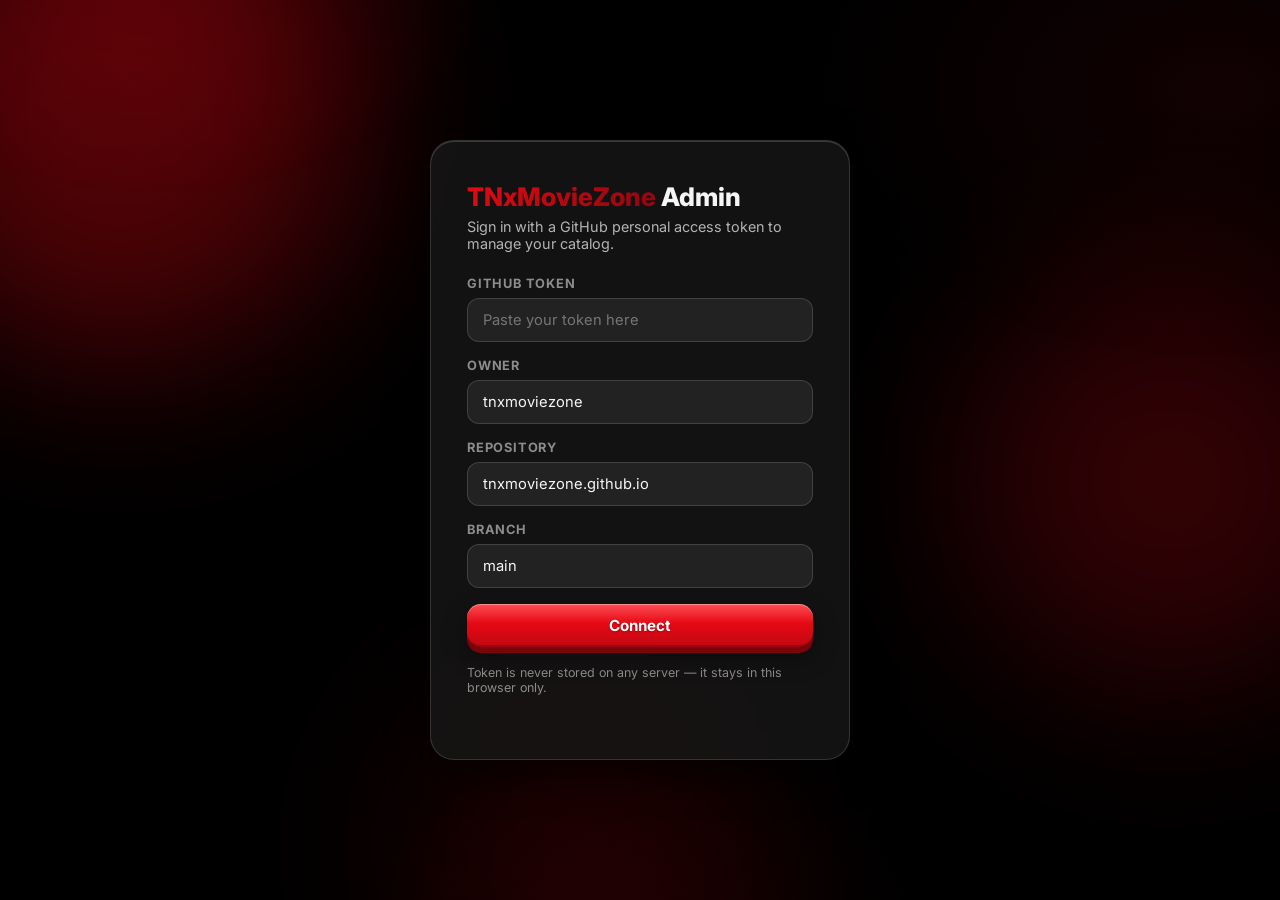
<file: admin.html>
<!DOCTYPE html>
<html lang="en" data-theme="dark">
<head>
<meta charset="UTF-8">
<meta name="viewport" content="width=device-width, initial-scale=1.0">
<title>Admin — TNxMovieZone</title>
<meta name="robots" content="noindex, nofollow">
<link rel="preconnect" href="https://fonts.googleapis.com">
<link rel="preconnect" href="https://fonts.gstatic.com" crossorigin>
<link href="https://fonts.googleapis.com/css2?family=Bebas+Neue&family=Inter:wght@400;600;700;800&display=swap" rel="stylesheet">
<link rel="stylesheet" href="css/style.css?v=17">
<link rel="icon" href="logo/logo.png" type="image/png">
</head>
<body>
<div class="aurora-bg" aria-hidden="true"><span></span><span></span><span></span></div>

<!-- ============ LOGIN VIEW (div-based, NO form element) ============ -->
<div id="loginView" class="admin-login-wrap">
  <div class="login-card">
    <h1><span class="grad">TNxMovieZone</span> Admin</h1>
    <p>Sign in with a GitHub personal access token to manage your catalog.</p>
    <div class="login-err" id="loginError"></div>
    <div id="loginForm">
      <div class="field">
        <label for="ghToken">GitHub Token</label>
        <input type="password" id="ghToken" placeholder="Paste your token here" autocomplete="off" autocapitalize="off" spellcheck="false">
      </div>
      <div class="field">
        <label for="ghOwner">Owner</label>
        <input type="text" id="ghOwner" value="tnxmoviezone" autocomplete="off" spellcheck="false">
      </div>
      <div class="field">
        <label for="ghRepo">Repository</label>
        <input type="text" id="ghRepo" value="tnxmoviezone.github.io" autocomplete="off" spellcheck="false">
      </div>
      <div class="field">
        <label for="ghBranch">Branch</label>
        <input type="text" id="ghBranch" value="main" autocomplete="off" spellcheck="false">
      </div>
      <button type="button" class="btn btn-grad" id="loginBtn" style="width:100%" onclick="doAdminLogin()">Connect</button>
    </div>
    <p style="margin-top:18px;font-size:.78rem;color:var(--text-faint);">Token is never stored on any server — it stays in this browser only.</p>
  </div>
</div>

<!-- ============ DASHBOARD VIEW ============ -->
<div id="dashView" style="display:none;">
  <header class="header">
    <div class="wrap header-inner">
      <a href="index.html" class="logo">TNxMovieZone <span style="font-size:.7rem;color:var(--text-faint)">ADMIN</span></a>
      <div style="margin-left:auto;display:flex;gap:10px;">
        <button class="icon-btn" id="themeToggle" title="Toggle theme" type="button">🌙</button>
        <button class="btn btn-ghost btn-sm" type="button" onclick="window.open('index.html','_blank')">View Site</button>
      </div>
    </div>
  </header>

  <main class="wrap">
    <div class="dash-head">
      <h1 style="font-size:1.6rem;font-weight:800;">Dashboard</h1>
      <button class="btn btn-grad" type="button" onclick="openMovieModal()">+ Add Movie</button>
    </div>

    <div class="stats">
      <div class="stat"><div class="n" id="stTotal">0</div><div class="l">Total Movies</div></div>
      <div class="stat"><div class="n" id="stFeatured">0</div><div class="l">Featured</div></div>
      <div class="stat"><div class="n" id="stTrending">0</div><div class="l">Trending</div></div>
      <div class="stat"><div class="n" id="stHidden">0</div><div class="l">Unlisted</div></div>
    </div>

    <div class="tabs">
      <button class="tab-btn on" type="button" data-tab="movies" onclick="switchTab('movies')">🎬 Movies</button>
      <button class="tab-btn" type="button" data-tab="settings" onclick="switchTab('settings')">⚙️ Site Settings</button>
      <button class="tab-btn" type="button" data-tab="cats" onclick="switchTab('cats')">🏷️ Categories</button>
      <button class="tab-btn" type="button" data-tab="ads" onclick="switchTab('ads')">📢 Ads</button>
    </div>

    <!-- Movies tab -->
    <div class="tab-pane on" id="tab-movies">
      <div class="field" style="max-width:340px;">
        <input type="text" id="movieSearch" placeholder="🔍 Filter movies..." oninput="filterMovieTable()">
      </div>
      <div class="tbl-wrap">
        <table>
          <thead>
            <tr><th>Poster</th><th>Title</th><th>Year</th><th>Genre</th><th>Flags</th><th>Status</th><th>Actions</th></tr>
          </thead>
          <tbody id="moviesTbody">
            <tr><td colspan="7" style="text-align:center;color:var(--text-faint)">Loading...</td></tr>
          </tbody>
        </table>
      </div>
    </div>

    <!-- Settings tab -->
    <div class="tab-pane" id="tab-settings">
      <div class="tbl-wrap" style="padding:24px;">
        <div class="field"><label>Site Name</label><input type="text" id="setSiteName"></div>
        <div class="field"><label>Logo URL (optional)</label><input type="text" id="setLogo"></div>
        <div class="field"><label>📤 Upload Logo from Device</label><input type="file" id="logoFile" accept="image/*" style="padding:10px;"><div id="logoUploadStatus" style="font-size:12px;color:#888;margin-top:6px;"></div></div>
        <div class="field"><button class="btn" type="button" onclick="removeLogo()" style="background:rgba(239,68,68,.12);color:#f66;border:1px solid rgba(239,68,68,.3);">🗑 Remove Logo</button></div>
        <div class="field"><label>Embed Server Template (use {tmdb} placeholder)</label><input type="text" id="setEmbed" placeholder="https://example.com/embed/movie/{tmdb}"></div>
        <div class="field"><label>📱 WhatsApp Number <small style="color:var(--text-faint)">(request/report-er jonno)</small></label><input type="text" id="setWhatsApp" placeholder="8801XXXXXXXXX"></div>
        <div class="field"><label>✈️ Telegram Link <small style="color:var(--text-faint)">(channel/group)</small></label><input type="text" id="setTelegram" placeholder="https://t.me/..."></div>
        <div class="field"><label>TMDB API Key (for auto-fill — get free at themoviedb.org)</label><input type="text" id="setTmdbKey" placeholder="Paste your TMDB API key" autocomplete="off" spellcheck="false"></div>
        <div class="field"><label>Announcement / Notice (optional)</label><input type="text" id="setNotice"></div>
        <div class="check-row"><input type="checkbox" id="setDarkDefault" checked> <label for="setDarkDefault" style="margin:0">Dark theme by default</label></div>
        <div style="margin-top:20px;display:flex;gap:12px;flex-wrap:wrap;"><button class="btn btn-grad" type="button" onclick="saveSettings()">Save Settings</button><button class="btn btn-danger" type="button" onclick="doLogout()">Disconnect</button></div>
      </div>
    </div>

    <!-- Categories tab -->
    <div class="tab-pane" id="tab-cats">
      <div class="tbl-wrap" style="padding:24px;">
        <div class="field"><label>Categories (one per line)</label><textarea id="setCats" rows="8"></textarea></div>
        <div><button class="btn btn-grad" type="button" onclick="saveCategories()">Save Categories</button></div>
      </div>
    </div>

    <!-- Ads tab -->
    <div class="tab-pane" id="tab-ads">
      <div class="tbl-wrap" style="padding:24px;">
        <div class="check-row" style="margin-bottom:16px;"><input type="checkbox" id="adsHeadEnabled"> <label for="adsHeadEnabled" style="margin:0">Enable Head Code</label></div>
        <div class="field"><label>Head Code (paste ad script for &lt;head&gt;)</label><textarea id="adsHead" rows="5" placeholder="<script>...</script>" spellcheck="false"></textarea></div>
        <div class="check-row" style="margin-bottom:16px;"><input type="checkbox" id="adsBodyEnabled"> <label for="adsBodyEnabled" style="margin:0">Enable Body Code</label></div>
        <div class="field"><label>Body Code (banner / popup ad code)</label><textarea id="adsBody" rows="5" placeholder="<script>...</script>" spellcheck="false"></textarea></div>
        <div><button class="btn btn-grad" type="button" onclick="saveAds()">Save Ads</button></div>
      </div>
    </div>
  </main>
</div>

<!-- ============ MOVIE MODAL ============ -->
<div class="modal-bg" id="movieModal">
  <div class="modal" style="position:relative;">
    <button type="button" class="modal-back" onclick="closeMovieModal()" aria-label="Back">← Back</button>
    <h2 id="modalTitle">Add Movie</h2>
    <input type="hidden" id="mId">
    <div class="field" id="tmdbSearchWrap" style="margin-bottom:16px;">
      <label>🔍 TMDB Search (auto-fill)</label>
      <input type="text" id="tmdbSearch" placeholder="Type movie name…" autocomplete="off" spellcheck="false">
      <div id="tmdbResults" style="display:none;max-height:220px;overflow-y:auto;margin-top:8px;border:1px solid rgba(139,92,246,.25);border-radius:12px;"></div>
    </div>
    <div class="grid2" style="display:grid;grid-template-columns:1fr 1fr;gap:14px;">
      <div class="field"><label>Title *</label><input type="text" id="mTitle"></div>
      <div class="field"><label>Year</label><input type="text" id="mYear"></div>
      <div class="field" style="grid-column:1/-1;"><label>🎬 Content Type</label><div id="typeSelect" class="cat-select"></div></div>
      <div class="field"><label>Release Date</label><input type="date" id="mReleaseDate"></div>
      <div class="field"><label>Genre</label><input type="text" id="mGenre"></div>
      <div class="field"><label>📂 Category <small style="color:var(--text-faint)">(TMDB theke auto-select hobe)</small></label><div id="catSelect" class="cat-select"></div><div style="display:flex;gap:8px;margin-top:8px;"><select id="catDropdown" style="flex:1;"><option value="">— Category select koro —</option></select><input type="text" id="newCatInput" placeholder="Notun category..." style="flex:1;"><button type="button" class="btn btn-ghost btn-sm" id="addCatBtn">+ Add</button></div></div>
      <div class="field"><label>Language</label><input type="text" id="mLang" placeholder="English, Hindi, Bengali…"></div>
      <div class="field"><label>Country</label><input type="text" id="mCountry" placeholder="USA, India, Bangladesh…"></div>
      <div class="field"><label>🎧 Audio</label><input type="text" id="mAudio" placeholder="Original, Hindi Dubbed, Bangla Dubbed…" list="audioList"><datalist id="audioList"><option value="Original"></option><option value="Hindi Dubbed"></option><option value="Bangla Dubbed"></option><option value="English Dubbed"></option><option value="Multi Audio"></option></datalist></div>
      <div class="field"><label>💬 Subtitle</label><input type="text" id="mSub" placeholder="English, Bangla, Hindi…" list="subList"><datalist id="subList"><option value="English"></option><option value="Bangla"></option><option value="Hindi"></option><option value="Multi Subs"></option><option value="None"></option></datalist></div>
      <div class="field"><label>TMDB ID</label><input type="text" id="mTmdb"></div>
      <div class="field"><label>Rating (e.g. 8.2)</label><input type="text" id="mRating"></div>
      <div class="field"><label>Duration</label><input type="text" id="mDuration" placeholder="2h 15m"></div>
      <div class="field"><label>Director</label><input type="text" id="mDirector"></div>
      <div class="field"><label>Cast (comma separated)</label><input type="text" id="mCast"></div>
    </div>
    <div class="field"><label>Poster URL</label><input type="text" id="mPoster"></div>
    <div class="field"><label>📤 Upload Poster from Device (4K supported)</label><input type="file" id="mPosterFile" accept="image/*" style="padding:10px;"><div id="posterUploadStatus" style="font-size:12px;color:#888;margin-top:4px;"></div></div>
    <div class="field"><label>Backdrop URL</label><input type="text" id="mBackdrop"></div>
    <div class="field"><label>📤 Upload Backdrop from Device (4K supported)</label><input type="file" id="mBackdropFile" accept="image/*" style="padding:10px;"><div id="backdropUploadStatus" style="font-size:12px;color:#888;margin-top:4px;"></div></div>
    <div class="field">
      <label>🎬 Video Servers <small style="color:var(--text-faint)">(embed / iframe supported)</small></label>
      <div id="serverList"></div>
      <button type="button" class="btn btn-ghost btn-sm" id="addServerBtn" style="margin-top:8px;">+ Add Server</button>
    </div>
    <div class="field"><label>Description</label><textarea id="mDesc" rows="4"></textarea></div>
    <div class="field"><label>Search Keywords / Tags <small style="color:var(--text-faint)">(comma separated — improves search)</small></label><input type="text" id="mTags" placeholder="action thriller, rajinikanth, jailer..."></div>
    <div class="field"><label>🎬 Trailer URL <small style="color:var(--text-faint)">(YouTube)</small></label><input type="text" id="mTrailer" placeholder="https://youtube.com/watch?v=..."></div>
    <div class="field"><label>🏷️ Quality</label><select id="mQuality"><option value="">— Select —</option><option>HD</option><option>FHD</option><option>4K</option><option>CAM</option><option>HDTS</option><option>HDTC</option><option>DVD</option><option>WEB-DL</option><option>BluRay</option></select></div>
    <div class="field"><label>📺 Episodes <small style="color:var(--text-faint)">(thakle Web Series-e show hobe)</small></label><input type="text" id="mEpisodes" placeholder="e.g. 12 ba S1: 8, S2: 10"></div>
    <div class="field">
      <label>📺 Episode List <small style="color:var(--text-faint)">(per-episode video URL — Web Series er jonno)</small></label>
      <div id="episodeList"></div>
      <button type="button" class="btn btn-ghost btn-sm" id="addEpisodeBtn" style="margin-top:8px;">+ Add Episode</button>
    </div>
    <div class="field"><label>🔞 Age Rating</label><select id="mAge"><option value="">— Select —</option><option>U</option><option>U/A</option><option>A</option><option>18+</option></select></div>
    <div style="display:flex;gap:18px;flex-wrap:wrap;margin-top:6px;">
      <label class="toggle-row"><input type="checkbox" id="mFeatured" class="toggle-input"><span class="toggle-sw"></span> Featured</label>
      <label class="toggle-row"><input type="checkbox" id="mTrending" class="toggle-input"><span class="toggle-sw"></span> Trending</label>
      <label class="toggle-row"><input type="checkbox" id="mIsNew" class="toggle-input" checked><span class="toggle-sw"></span> 🆕 NEW badge</label>
      <label class="toggle-row"><input type="checkbox" id="mListed" class="toggle-input" checked><span class="toggle-sw"></span> Listed <small style="color:var(--text-faint)">(visible on site)</small></label>
    </div>
    <div class="modal-actions">
      <button class="btn btn-ghost" type="button" onclick="closeMovieModal()">Cancel</button>
      <button class="btn btn-danger" type="button" id="mDeleteBtn" style="display:none" onclick="deleteMovie()">Delete</button>
      <button class="btn btn-grad" type="button" onclick="saveMovie()">Save Movie</button>
    </div>
  </div>
</div>

<div class="toast" id="toast"></div>

<script src="js/admin.js?v=11"></script>
<script>
/* 3D tilt + ripple effects (2026-10-19) */
(function(){
  var fine = window.matchMedia('(pointer:fine)').matches;
  var reduced = window.matchMedia('(prefers-reduced-motion: reduce)').matches;
  if (fine && !reduced) {
    document.addEventListener('mousemove', function(e){
      var card = e.target.closest ? e.target.closest('.card') : null;
      document.querySelectorAll('.card.tilting').forEach(function(c){
        if (c !== card) { c.style.transform=''; c.classList.remove('tilting'); }
      });
      if (!card) return;
      var r = card.getBoundingClientRect();
      var x = (e.clientX - r.left)/r.width - .5, y = (e.clientY - r.top)/r.height - .5;
      card.classList.add('tilting');
      card.style.transform = 'perspective(800px) rotateX('+(-y*10).toFixed(1)+'deg) rotateY('+(x*12).toFixed(1)+'deg) translateY(-4px)';
    });
    document.addEventListener('mouseout', function(e){
      var card = e.target.closest ? e.target.closest('.card') : null;
      if (card && !card.contains(e.relatedTarget)) { card.style.transform=''; card.classList.remove('tilting'); }
    });
  }
  if (!reduced) {
    document.addEventListener('click', function(e){
      var btn = e.target.closest ? e.target.closest('.btn') : null;
      if (!btn) return;
      var r = btn.getBoundingClientRect(), d = Math.max(r.width, r.height);
      var s = document.createElement('span');
      s.className='ripple';
      s.style.width = s.style.height = d+'px';
      s.style.left = (e.clientX - r.left - d/2)+'px';
      s.style.top = (e.clientY - r.top - d/2)+'px';
      btn.appendChild(s);
      setTimeout(function(){ s.remove(); }, 650);
    });
  }
})();
</script>
</body>
</html>
</file>
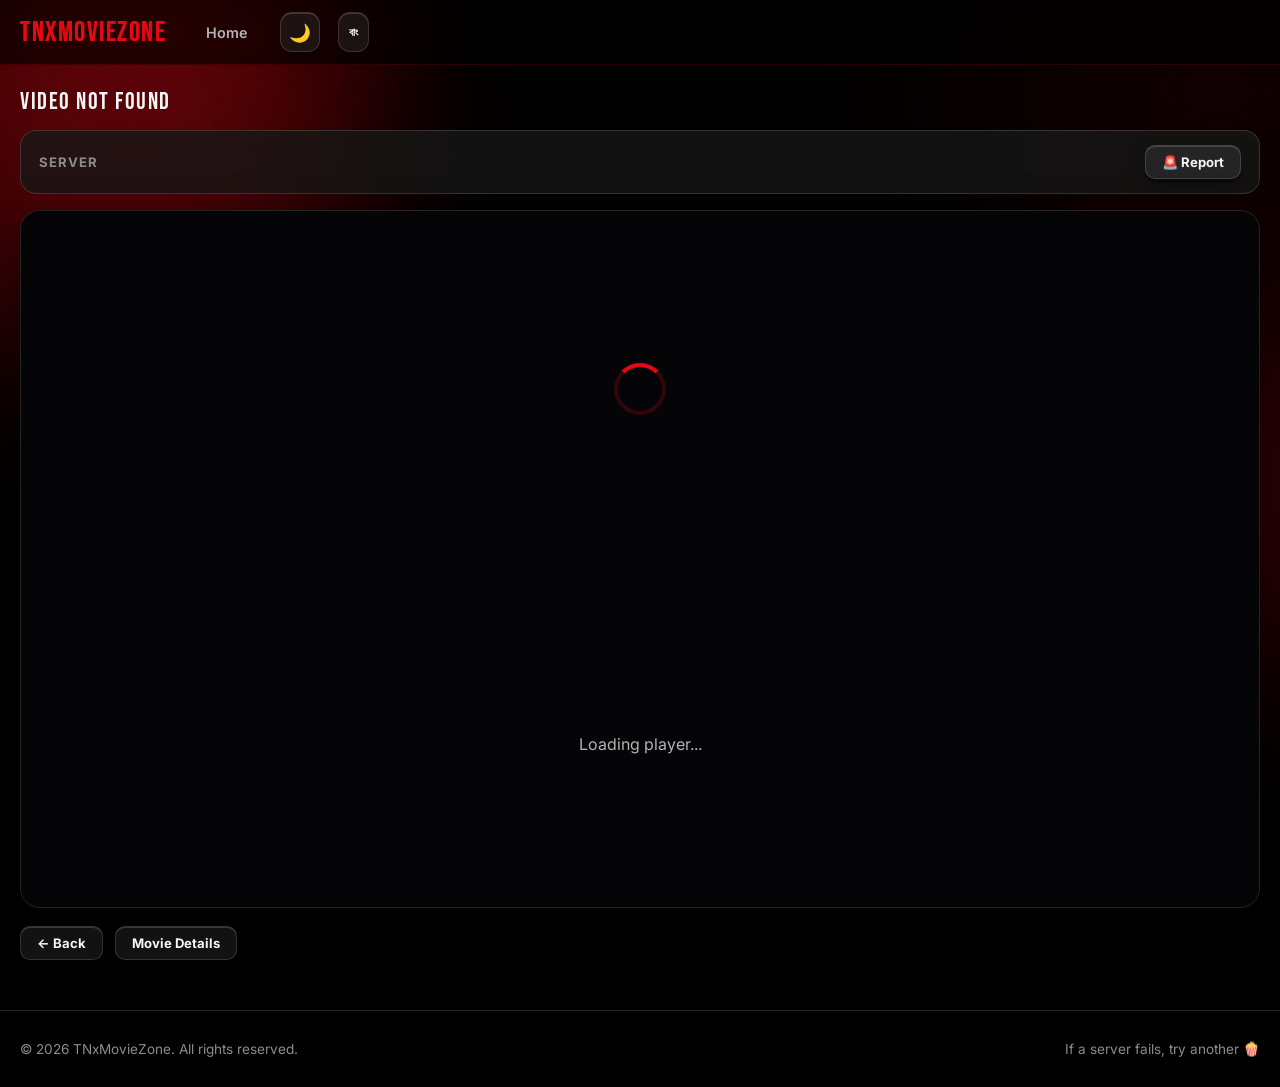
<file: watch.html>
<!DOCTYPE html>
<html lang="en" data-theme="dark">
<head>
<meta charset="UTF-8">
<meta name="viewport" content="width=device-width, initial-scale=1.0">
<title>Watch — TNxMovieZone</title>
<link rel="preconnect" href="https://image.tmdb.org">
<link rel="preconnect" href="https://fonts.googleapis.com">
<link rel="preconnect" href="https://fonts.gstatic.com" crossorigin>
<link href="https://fonts.googleapis.com/css2?family=Bebas+Neue&family=Inter:wght@400;600;700;800&display=swap" rel="stylesheet">
<link rel="stylesheet" href="css/style.css?v=17">
<link rel="icon" href="logo/logo.png" type="image/png">
</head>
<body>
<div id="preloader" aria-hidden="true">
  <div class="pre-logo">TNxMovieZone</div>
  <div class="pre-bar"><span></span></div>
</div>
<script>
window.__hidePre=function(){var p=document.getElementById('preloader');if(p){p.classList.add('done');setTimeout(function(){if(p.parentNode)p.parentNode.removeChild(p);},600);}};
window.addEventListener('load',function(){setTimeout(window.__hidePre,350);});
setTimeout(window.__hidePre,4000);
</script>
<div class="aurora-bg" aria-hidden="true"><span></span><span></span><span></span></div>

<header class="header">
  <div class="wrap header-inner">
    <a href="index.html" class="logo" id="siteLogo">TNxMovieZone</a>
    <nav class="nav">
      <a href="index.html" data-i18n="Home">Home</a>
    </nav>
    <button class="icon-btn" id="themeToggle" title="Toggle theme">🌙</button>
    <button class="icon-btn langToggle" title="Language" style="font-size:.7rem;font-weight:800;width:auto;padding:0 10px;">বাং</button>
  </div>
</header>

<main class="wrap">
  <div class="player-wrap">
    <h1 class="detail-title" id="wTitle" style="font-size:1.5rem;margin-bottom:14px;">Loading...</h1>

    <div class="server-bar" id="serverBar">
      <span class="lbl" data-i18n="Server">Server</span>
      <div id="serverBtns" style="display:flex;gap:10px;flex-wrap:wrap;"></div>
      <button type="button" class="btn btn-ghost btn-sm" id="reportBtn" style="margin-left:auto;" data-i18n="🚨 Report">🚨 Report</button>
    </div>

    <div class="player-frame" id="playerFrame">
      <div class="player-loading" id="playerLoading">
        <div class="spinner"></div>
        <div data-i18n="Loading player...">Loading player...</div>
      </div>
    </div>

    <div id="epSec" style="display:none;margin-top:20px;">
      <div style="display:flex;align-items:center;gap:12px;margin-bottom:12px;flex-wrap:wrap;">
        <h3 class="row-title" style="font-size:1.1rem;margin:0;" data-i18n="📺 Episodes">📺 Episodes</h3>
        <label style="display:flex;align-items:center;gap:8px;font-size:.85rem;color:var(--text-dim);cursor:pointer;">
          <input type="checkbox" id="autoNextToggle" checked style="width:16px;height:16px;accent-color:var(--purple);"> <span data-i18n="⏭️ Auto-next">⏭️ Auto-next</span>
        </label>
        <button type="button" class="btn btn-grad btn-sm" id="nextEpBtn" style="display:none;" data-i18n="Next Episode →">Next Episode →</button>
        <select id="epRange" style="display:none;padding:7px 10px;border-radius:8px;background:var(--bg-soft);color:var(--text);border:1px solid var(--glass-border);cursor:pointer;font-size:.85rem;"></select>
      </div>
      <div id="epGrid" style="display:flex;gap:8px;flex-wrap:wrap;max-height:220px;overflow-y:auto;padding:4px;"></div>
    </div>

    <div style="display:flex;gap:12px;margin-top:18px;flex-wrap:wrap;">
      <a class="btn btn-ghost btn-sm" id="wBack" href="index.html" data-i18n="← Back">← Back</a>
      <a class="btn btn-ghost btn-sm" id="wDetails" href="#" data-i18n="Movie Details">Movie Details</a>
    </div>

    <div id="wCastSec" style="display:none;margin-top:24px;">
      <h3 class="row-title" style="font-size:1.1rem;" data-i18n="🎭 Cast">🎭 Cast</h3>
      <div id="wCast" style="display:flex;gap:10px;flex-wrap:wrap;"></div>
    </div>
  </div>
</main>

<div class="toast" id="toast"></div>

<footer class="footer">
  <div class="wrap footer-inner">
    <span>© <span id="year"></span> <span id="footName">TNxMovieZone</span>. <span data-i18n="All rights reserved.">All rights reserved.</span></span>
    <span data-i18n="If a server fails, try another 🍿">If a server fails, try another 🍿</span>
  </div>
</footer>

<script src="js/i18n.js?v=1"></script>
<script src="js/watch.js?v=6"></script>
<script>
/* source protection */
(function(){
  document.addEventListener('contextmenu', function(e){ e.preventDefault(); });
  document.addEventListener('keydown', function(e){
    if (e.key === 'F12' ||
        (e.ctrlKey && e.shiftKey && (e.key === 'I' || e.key === 'J' || e.key === 'C')) ||
        (e.ctrlKey && e.key === 'U')) {
      e.preventDefault();
    }
  });
})();
</script>
<script>
/* 3D tilt + ripple effects (2026-10-19) */
(function(){
  var fine = window.matchMedia('(pointer:fine)').matches;
  var reduced = window.matchMedia('(prefers-reduced-motion: reduce)').matches;
  if (fine && !reduced) {
    document.addEventListener('mousemove', function(e){
      var card = e.target.closest ? e.target.closest('.card') : null;
      document.querySelectorAll('.card.tilting').forEach(function(c){
        if (c !== card) { c.style.transform=''; c.classList.remove('tilting'); }
      });
      if (!card) return;
      var r = card.getBoundingClientRect();
      var x = (e.clientX - r.left)/r.width - .5, y = (e.clientY - r.top)/r.height - .5;
      card.classList.add('tilting');
      card.style.transform = 'perspective(800px) rotateX('+(-y*10).toFixed(1)+'deg) rotateY('+(x*12).toFixed(1)+'deg) translateY(-4px)';
    });
    document.addEventListener('mouseout', function(e){
      var card = e.target.closest ? e.target.closest('.card') : null;
      if (card && !card.contains(e.relatedTarget)) { card.style.transform=''; card.classList.remove('tilting'); }
    });
  }
  if (!reduced) {
    document.addEventListener('click', function(e){
      var btn = e.target.closest ? e.target.closest('.btn') : null;
      if (!btn) return;
      var r = btn.getBoundingClientRect(), d = Math.max(r.width, r.height);
      var s = document.createElement('span');
      s.className='ripple';
      s.style.width = s.style.height = d+'px';
      s.style.left = (e.clientX - r.left - d/2)+'px';
      s.style.top = (e.clientY - r.top - d/2)+'px';
      btn.appendChild(s);
      setTimeout(function(){ s.remove(); }, 650);
    });
  }
})();
</script>
</body>
</html>
</file>
<file: css/style.css>
/* ============================================================
   VIOLETFLEX — Premium dark streaming theme
   Electric purple #e50914 + cyan #8f060e gradient accents
   Glassmorphism cards, smooth animations
   ============================================================ */

:root {
  --bg-0: #000000;
  --bg-1: #0a0a0a;
  --bg-2: #141414;
  --purple: #e50914;
  --purple-soft: #ff4d55;
  --cyan: #8f060e;
  --cyan-soft: #ff6b72;
  --grad: linear-gradient(135deg, #e50914 0%, #8f060e 100%);
  --grad-soft: linear-gradient(135deg, rgba(229,9,20,.25) 0%, rgba(143,6,14,.25) 100%);
  --text: #f5f5f5;
  --text-dim: #b3b3b3;
  --text-faint: #8c8c8c;
  --glass: rgba(255,255,255,.07);
  --glass-border: rgba(255,255,255,.14);
  --glass-highlight: rgba(255,255,255,.16);
  --depth: rgba(0,0,0,.25);
  --card: rgba(24,24,24,.78);
  --danger: #f43f5e;
  --success: #10b981;
  --warn: #f59e0b;
  --radius: 16px;
  --shadow: 0 12px 40px rgba(0,0,0,.55);
  --transition: .28s cubic-bezier(.4,0,.2,1);
}

[data-theme="light"] {
  --bg-0: #f7f7f7;
  --bg-1: #ffffff;
  --bg-2: #e8e8e8;
  --text: #141414;
  --text-dim: #525252;
  --text-faint: #8a8a8a;
  --glass: rgba(255,255,255,.65);
  --glass-border: rgba(0,0,0,.12);
  --glass-highlight: rgba(255,255,255,.9);
  --card: rgba(255,255,255,.8);
  --depth: rgba(0,0,0,.16);
  --shadow: 0 12px 40px rgba(0,0,0,.18);
}

* { margin: 0; padding: 0; box-sizing: border-box; }

html { scroll-behavior: smooth; }

body {
  font-family: 'Inter', 'Segoe UI', system-ui, -apple-system, sans-serif;
  background: var(--bg-0);
  color: var(--text);
  min-height: 100vh;
  transition: background var(--transition), color var(--transition);
  overflow-x: hidden;
}

/* Ambient background glow */
body::before {
  content: '';
  position: fixed;
  inset: 0;
  pointer-events: none;
  z-index: 0;
  background:
    radial-gradient(600px 400px at 12% -5%, rgba(229,9,20,.16), transparent 60%),
    radial-gradient(700px 450px at 95% 10%, rgba(143,6,14,.12), transparent 60%),
    radial-gradient(500px 500px at 50% 110%, rgba(229,9,20,.08), transparent 60%);
}

[data-theme="light"] body::before { opacity: .5; }

a { color: inherit; text-decoration: none; }
button { font-family: inherit; cursor: pointer; }
img { display: block; max-width: 100%; }

.wrap { max-width: 100%; margin: 0 auto; padding: 0 20px; position: relative; z-index: 1; }

/* ---------- Header ---------- */
.header {
  position: sticky;
  top: 0;
  z-index: 50;
  backdrop-filter: blur(28px) saturate(180%);
  -webkit-backdrop-filter: blur(28px) saturate(180%);
  background: color-mix(in srgb, var(--bg-0) 72%, transparent);
  border-bottom: 1px solid var(--glass-border);
}
.header-inner {
  display: flex;
  align-items: center;
  gap: 18px;
  height: 64px;
}
.logo {
  font-size: 1.45rem;
  font-weight: 800;
  letter-spacing: -.5px;
  background: var(--grad);
  -webkit-background-clip: text;
  background-clip: text;
  color: transparent;
  white-space: nowrap;
}
.logo img { height: 34px; width: auto; }
.nav { display: flex; gap: 4px; margin-left: 8px; }
.nav a {
  padding: 8px 14px;
  border-radius: 10px;
  font-size: .9rem;
  font-weight: 600;
  color: var(--text-dim);
  transition: var(--transition);
}
.nav a:hover, .nav a.active { color: var(--text); background: var(--glass); }
.header-search { margin-left: auto; position: relative; }
.header-search input {
  width: 220px;
  padding: 10px 14px 10px 38px;
  border-radius: 12px;
  border: 1px solid var(--glass-border);
  background: var(--glass);
  color: var(--text);
  font-size: .88rem;
  outline: none;
  transition: var(--transition);
}
.header-search input:focus { border-color: var(--purple); box-shadow: 0 0 0 3px rgba(229,9,20,.18); width: 280px; }
.header-search .icon { position: absolute; left: 12px; top: 50%; transform: translateY(-50%); opacity: .55; }
.icon-btn {
  width: 40px; height: 40px;
  border-radius: 12px;
  border: 1px solid var(--glass-border);
  background: var(--glass);
  color: var(--text);
  font-size: 1.1rem;
  display: grid; place-items: center;
  backdrop-filter: blur(12px); -webkit-backdrop-filter: blur(12px);
  box-shadow: inset 0 1px 0 var(--glass-highlight), 0 3px 0 var(--depth), 0 6px 14px rgba(0,0,0,.3);
  transition: var(--transition);
}
.icon-btn:hover { border-color: var(--purple); transform: translateY(-1px); }
.icon-btn:active { transform: translateY(2px); box-shadow: inset 0 1px 0 var(--glass-highlight), 0 1px 0 var(--depth); }

/* ---------- Buttons ---------- */
.btn {
  display: inline-flex; align-items: center; justify-content: center; gap: 8px;
  padding: 12px 26px;
  border: none; border-radius: 14px;
  font-size: .95rem; font-weight: 700;
  transition: var(--transition);
}
.btn-grad {
  background: linear-gradient(180deg, #ff4d55 0%, #e50914 45%, #c10812 100%);
  color: #fff;
  text-shadow: 0 1px 2px rgba(0,0,0,.3);
  box-shadow: inset 0 1px 0 rgba(255,255,255,.35), inset 0 -2px 0 rgba(0,0,0,.2), 0 6px 0 #7a040b, 0 10px 24px rgba(0,0,0,.4);
}
.btn-grad:hover { transform: translateY(-2px); box-shadow: inset 0 1px 0 rgba(255,255,255,.35), inset 0 -2px 0 rgba(0,0,0,.2), 0 8px 0 #7a040b, 0 14px 32px rgba(229,9,20,.45); }
.btn-grad:active { transform: translateY(4px); box-shadow: inset 0 1px 0 rgba(255,255,255,.25), inset 0 -1px 0 rgba(0,0,0,.2), 0 2px 0 #7a040b, 0 4px 12px rgba(0,0,0,.4); }
.btn-ghost {
  background: var(--glass); color: var(--text);
  border: 1px solid var(--glass-border);
  backdrop-filter: blur(16px); -webkit-backdrop-filter: blur(16px);
  box-shadow: inset 0 1px 0 var(--glass-highlight), 0 4px 0 var(--depth), 0 8px 20px rgba(0,0,0,.3);
}
.btn-ghost:hover { border-color: var(--purple); transform: translateY(-2px); box-shadow: inset 0 1px 0 var(--glass-highlight), 0 6px 0 var(--depth), 0 12px 24px rgba(0,0,0,.35); }
.btn-ghost:active { transform: translateY(3px); box-shadow: inset 0 1px 0 var(--glass-highlight), 0 1px 0 var(--depth), 0 4px 10px rgba(0,0,0,.3); }
.btn-danger { background: rgba(244,63,94,.14); color: var(--danger); border: 1px solid rgba(244,63,94,.35); }
.btn-danger:hover { background: rgba(244,63,94,.25); }
.btn-sm { padding: 8px 16px; font-size: .82rem; border-radius: 10px; }
.btn:disabled { opacity: .5; cursor: not-allowed; transform: none; }

/* ---------- Hero ---------- */
.hero {
  position: relative;
  border-radius: 24px;
  overflow: hidden;
  margin: 22px 0 34px;
  min-height: 460px;
  display: flex;
  align-items: flex-end;
  box-shadow: var(--shadow);
  isolation: isolate;
}
.hero-bg { position: absolute; inset: 0; z-index: -2; }
.hero-bg img { width: 100%; height: 100%; object-fit: cover; }
.hero-shade {
  position: absolute; inset: 0; z-index: -1;
  background: linear-gradient(180deg, rgba(7,7,15,.25) 0%, rgba(7,7,15,.55) 45%, var(--bg-0) 100%),
              linear-gradient(90deg, rgba(7,7,15,.75) 0%, transparent 60%);
}
/* Light mode billboard: soft light — backdrop visible */
[data-theme="light"] .hero-shade {
  background: linear-gradient(180deg, rgba(244,244,250,.05) 0%, rgba(244,244,250,.2) 60%, var(--bg-0) 100%),
              linear-gradient(90deg, rgba(244,244,250,.6) 0%, rgba(244,244,250,.12) 55%, transparent 85%);
}
[data-theme="light"] .hero-bg img { filter:none; }
[data-theme="light"] .hero-title { color:#0d0d1f; text-shadow:none; }
[data-theme="light"] .hero-desc { color:#33334f; text-shadow:none; }
[data-theme="light"] .hero-meta { color:#44445f; text-shadow:none; }
[data-theme="light"] .hero-badge { background:rgba(255,255,255,.7); }
.hero-content { padding: 44px; max-width: 640px; animation: riseIn .7s ease both; }
.hero-badge {
  display: inline-flex; align-items: center; gap: 8px;
  font-size: .75rem; font-weight: 700; letter-spacing: 1.5px; text-transform: uppercase;
  padding: 7px 14px; border-radius: 999px;
  background: var(--glass); border: 1px solid var(--glass-border);
  backdrop-filter: blur(16px); color: var(--cyan-soft); margin-bottom: 16px;
}
.hero-title {
  font-size: clamp(2rem, 4.5vw, 3.4rem);
  font-weight: 800; letter-spacing: -1px; line-height: 1.08; margin-bottom: 12px;
}
.hero-meta { display: flex; flex-wrap: wrap; gap: 10px; align-items: center; color: var(--text-dim); font-size: .9rem; margin-bottom: 14px; }
.imdb { background: #f5c518; color: #000; font-weight: 800; font-size: .78rem; padding: 3px 8px; border-radius: 6px; }
.hero-desc { color: var(--text-dim); font-size: .98rem; line-height: 1.65; margin-bottom: 22px; display: -webkit-box; -webkit-line-clamp: 3; -webkit-box-orient: vertical; overflow: hidden; }
.hero-actions { display: flex; gap: 12px; flex-wrap: wrap; }
.hero-dots { position: absolute; bottom: 10px; right: 30px; display: flex; gap: 8px; }
.hero-dots button { width: 26px; height: 5px; border-radius: 3px; border: none; background: rgba(255,255,255,.25); transition: var(--transition); }
.hero-dots button.on { background: var(--grad); width: 40px; }

@keyframes riseIn { from { opacity: 0; transform: translateY(24px); } to { opacity: 1; transform: none; } }
@keyframes fadeIn { from { opacity: 0; } to { opacity: 1; } }

/* ---------- Rows ---------- */
.row-sec { margin-bottom: 36px; }
.row-head { display: flex; align-items: center; justify-content: space-between; margin-bottom: 16px; }
.row-title { font-size: 1.25rem; font-weight: 800; letter-spacing: -.3px; display: flex; align-items: center; gap: 10px; }
.row-title::before { content: ''; width: 5px; height: 22px; border-radius: 3px; background: var(--grad); }
.row-link { font-size: .85rem; font-weight: 600; color: var(--cyan-soft); }
.poster-row { display: flex; gap: 14px; overflow-x: auto; padding: 6px 2px 14px; scrollbar-width: thin; scrollbar-color: var(--purple) transparent; }
.poster-row::-webkit-scrollbar { height: 6px; }
.poster-row::-webkit-scrollbar-thumb { background: var(--grad); border-radius: 3px; }

.card {
  flex: 0 0 168px;
  border-radius: var(--radius);
  overflow: hidden;
  background: var(--card);
  border: 1px solid var(--glass-border);
  backdrop-filter: blur(22px) saturate(160%);
  -webkit-backdrop-filter: blur(22px) saturate(160%);
  box-shadow: inset 0 1px 0 var(--glass-highlight), 0 8px 32px rgba(0,0,0,.35);
  transition: var(--transition);
  animation: fadeIn .5s ease both;
}
.card:hover { transform: translateY(-7px) scale(1.02); border-color: rgba(229,9,20,.5); box-shadow: 0 18px 44px rgba(229,9,20,.22); }
.card-poster { position: relative; aspect-ratio: 2/3; overflow: hidden; }
.card-poster img { width: 100%; height: 100%; object-fit: cover; transition: transform .5s ease; }
.card:hover .card-poster img { transform: scale(1.07); }
.card-play {
  position: absolute; inset: 0; display: grid; place-items: center;
  background: rgba(7,7,15,.45); opacity: 0; transition: var(--transition);
}
.card:hover .card-play { opacity: 1; }
.card-play span {
  width: 52px; height: 52px; border-radius: 50%;
  background: var(--grad); display: grid; place-items: center;
  font-size: 1.2rem; color: #fff; box-shadow: 0 8px 24px rgba(229,9,20,.5);
}
.card-badge { position: absolute; top: 8px; left: 8px; font-size: .68rem; font-weight: 800; padding: 4px 9px; border-radius: 8px; background: var(--grad); color: #fff; }
.card-info { padding: 11px 12px 13px; }
.card-title { font-size: .88rem; font-weight: 700; white-space: nowrap; overflow: hidden; text-overflow: ellipsis; margin-bottom: 5px; }
.card-sub { font-size: .76rem; color: var(--text-faint); display: flex; justify-content: space-between; align-items: center; }
.card-sub .imdb { font-size: .68rem; padding: 2px 6px; }

/* ---------- Category chips ---------- */
.chips { display: flex; gap: 10px; overflow-x: auto; padding: 4px 2px 12px; margin-bottom: 8px; }
.chip {
  flex: 0 0 auto; padding: 9px 18px; border-radius: 999px;
  background: var(--glass); border: 1px solid var(--glass-border);
  font-size: .85rem; font-weight: 600; color: var(--text-dim);
  transition: var(--transition);
}
.chip:hover { border-color: var(--purple); color: var(--text); }
.chip.on { background: var(--grad); color: #fff; border-color: transparent; box-shadow: 0 6px 18px rgba(229,9,20,.35); }

/* ---------- Grid ---------- */
.grid { display: grid; grid-template-columns: repeat(auto-fill, minmax(160px, 1fr)); gap: 16px; }
.grid .card { flex: none; }

/* ---------- Movie detail ---------- */
.detail-hero { position: relative; border-radius: 24px; overflow: hidden; margin: 22px 0; min-height: 420px; isolation: isolate; box-shadow: var(--shadow); }
.detail-body { display: flex; gap: 28px; margin: -110px 0 30px; position: relative; z-index: 2; padding: 0 30px; }
.detail-poster { width: 230px; flex: none; aspect-ratio: 2/3; border-radius: 18px; overflow: hidden; box-shadow: var(--shadow); border: 1px solid var(--glass-border); }
.detail-poster img { width: 100%; height: 100%; object-fit: cover; display: block; }
.detail-info { padding-top: 118px; flex: 1; min-width: 0; }
.detail-title { font-size: clamp(1.7rem, 3.5vw, 2.6rem); font-weight: 800; letter-spacing: -.5px; margin-bottom: 10px; }
.detail-meta { display: flex; flex-wrap: wrap; gap: 10px; align-items: center; color: var(--text-dim); font-size: .92rem; margin-bottom: 14px; }
.detail-desc { color: var(--text-dim); line-height: 1.7; margin-bottom: 20px; max-width: 720px; }
.detail-extra { display: grid; grid-template-columns: repeat(auto-fit, minmax(200px, 1fr)); gap: 12px; margin-bottom: 22px; }
.extra-box { background: var(--card); border: 1px solid var(--glass-border); border-radius: 12px; padding: 12px 16px; backdrop-filter: blur(18px); box-shadow: inset 0 1px 0 var(--glass-highlight); }
.extra-box .k { font-size: .72rem; text-transform: uppercase; letter-spacing: 1px; color: var(--text-faint); margin-bottom: 4px; }
.extra-box .v { font-weight: 600; font-size: .92rem; }

/* ---------- Watch page ---------- */
.player-wrap { margin: 22px 0; }
.server-bar {
  display: flex; gap: 10px; flex-wrap: wrap; align-items: center;
  background: var(--card); border: 1px solid var(--glass-border);
  border-radius: 16px; padding: 14px 18px; margin-bottom: 16px;
  backdrop-filter: blur(14px);
}
.server-bar .lbl { font-size: .82rem; font-weight: 700; text-transform: uppercase; letter-spacing: 1px; color: var(--text-faint); margin-right: 6px; }
.srv-btn {
  padding: 10px 20px; border-radius: 12px; border: 1px solid var(--glass-border);
  background: var(--glass); color: var(--text-dim); font-weight: 700; font-size: .88rem;
  transition: var(--transition);
}
.srv-btn:hover { border-color: var(--cyan); color: var(--text); }
.srv-btn.on { background: var(--grad); color: #fff; border-color: transparent; box-shadow: 0 6px 18px rgba(229,9,20,.4); }
.player-frame {
  position: relative; border-radius: 20px; overflow: hidden;
  background: #000; aspect-ratio: 16/9; box-shadow: var(--shadow);
  border: 1px solid var(--glass-border);
}
.player-frame iframe, .player-frame video { position: absolute; inset: 0; width: 100%; height: 100%; border: none; }
.player-loading {
  position: absolute; inset: 0; display: grid; place-items: center;
  background: #050508; color: var(--text-dim); flex-direction: column; gap: 14px;
}
.spinner {
  width: 52px; height: 52px; border-radius: 50%;
  border: 4px solid rgba(229,9,20,.2); border-top-color: var(--purple);
  animation: spin 1s linear infinite;
}
@keyframes spin { to { transform: rotate(360deg); } }
.toast {
  position: fixed; bottom: 26px; left: 50%; transform: translateX(-50%) translateY(80px);
  background: var(--card); border: 1px solid var(--glass-border);
  backdrop-filter: blur(16px); padding: 13px 22px; border-radius: 14px;
  font-size: .9rem; font-weight: 600; z-index: 200; opacity: 0; transition: var(--transition);
  box-shadow: var(--shadow); max-width: 90vw; text-align: center;
}
.toast.show { opacity: 1; transform: translateX(-50%) translateY(0); }

/* ---------- Admin ---------- */
.admin-login-wrap { min-height: 100vh; display: grid; place-items: center; padding: 20px; }
.login-card {
  width: 100%; max-width: 420px;
  background: var(--card); border: 1px solid var(--glass-border);
  border-radius: 24px; padding: 40px 36px;
  backdrop-filter: blur(30px) saturate(170%); -webkit-backdrop-filter: blur(30px) saturate(170%);
  box-shadow: inset 0 1px 0 var(--glass-highlight), var(--shadow);
  animation: riseIn .5s ease both;
}
.login-card h1 { font-size: 1.6rem; font-weight: 800; margin-bottom: 6px; }
.login-card h1 .grad { background: var(--grad); -webkit-background-clip: text; background-clip: text; color: transparent; }
.login-card p { color: var(--text-dim); font-size: .9rem; margin-bottom: 24px; }
.field { margin-bottom: 16px; }
.field label { display: block; font-size: .8rem; font-weight: 700; text-transform: uppercase; letter-spacing: .8px; color: var(--text-faint); margin-bottom: 7px; }
.field input, .field select, .field textarea {
  width: 100%; padding: 12px 15px; border-radius: 12px;
  border: 1px solid var(--glass-border); background: var(--glass);
  color: var(--text); font-size: .92rem; font-family: inherit; outline: none;
  transition: var(--transition);
}
.field input:focus, .field select:focus, .field textarea:focus { border-color: var(--purple); box-shadow: 0 0 0 3px rgba(229,9,20,.16); }
.field textarea { min-height: 90px; resize: vertical; }
.login-err { display: none; background: rgba(244,63,94,.12); border: 1px solid rgba(244,63,94,.35); color: #fb7185; padding: 11px 15px; border-radius: 12px; font-size: .86rem; margin-bottom: 16px; }
.login-err.show { display: block; }

.dash-head { display: flex; align-items: center; justify-content: space-between; padding: 22px 0; flex-wrap: wrap; gap: 14px; }
.stats { display: grid; grid-template-columns: repeat(auto-fit, minmax(150px, 1fr)); gap: 14px; margin-bottom: 26px; }
.stat {
  background: var(--card); border: 1px solid var(--glass-border); border-radius: 16px;
  padding: 20px; backdrop-filter: blur(14px); position: relative; overflow: hidden;
}
.stat::after { content: ''; position: absolute; top: 0; left: 0; right: 0; height: 3px; background: var(--grad); }
.stat .n { font-size: 1.9rem; font-weight: 800; }
.stat .l { font-size: .78rem; color: var(--text-faint); text-transform: uppercase; letter-spacing: 1px; margin-top: 4px; }

.tabs { display: flex; gap: 8px; margin-bottom: 20px; flex-wrap: wrap; position: sticky; top: 64px; z-index: 40; padding: 10px 0; background: color-mix(in srgb, var(--bg-0) 82%, transparent); backdrop-filter: blur(14px); }
.tab-btn { padding: 10px 20px; border-radius: 12px; border: 1px solid var(--glass-border); background: var(--glass); color: var(--text-dim); font-weight: 700; font-size: .88rem; transition: var(--transition); }
.tab-btn.on { background: var(--grad); color: #fff; border-color: transparent; }
.tab-pane { display: none; animation: fadeIn .35s ease; }
.tab-pane.on { display: block; }

.tbl-wrap { overflow-x: auto; border-radius: 16px; border: 1px solid var(--glass-border); background: var(--card); backdrop-filter: blur(14px); }
table { width: 100%; border-collapse: collapse; font-size: .88rem; }
th { text-align: left; padding: 13px 16px; font-size: .74rem; text-transform: uppercase; letter-spacing: 1px; color: var(--text-faint); border-bottom: 1px solid var(--glass-border); white-space: nowrap; }
td { padding: 12px 16px; border-bottom: 1px solid var(--glass-border); vertical-align: middle; }
tr:last-child td { border-bottom: none; }
tr:hover td { background: rgba(229,9,20,.05); }
.tbl-poster { width: 44px; height: 64px; object-fit: cover; border-radius: 8px; }
.pill { display: inline-block; font-size: .7rem; font-weight: 700; padding: 4px 10px; border-radius: 999px; background: var(--grad-soft); border: 1px solid var(--glass-border); }
.row-actions { display: flex; gap: 8px; white-space: nowrap; }

/* Modal */
.modal-bg { position: fixed; inset: 0; background: rgba(4,4,10,.72); backdrop-filter: blur(8px); z-index: 100; display: none; align-items: flex-start; justify-content: center; padding: 30px 16px; overflow-y: auto; }
.modal-bg.show { display: flex; }
.modal {
  width: 100%; max-width: 640px; background: var(--card);
  border: 1px solid var(--glass-border); border-radius: 22px; padding: 30px;
  backdrop-filter: blur(30px) saturate(170%);
  -webkit-backdrop-filter: blur(30px) saturate(170%);
  box-shadow: inset 0 1px 0 var(--glass-highlight), var(--shadow);
  animation: riseIn .35s ease both;
}
.modal h2 { font-size: 1.3rem; font-weight: 800; margin-bottom: 20px; }
.modal .grid2 { display: grid; grid-template-columns: 1fr 1fr; gap: 14px; }
.modal-actions { display: flex; gap: 12px; justify-content: flex-end; margin-top: 22px; }
.check-row { display: flex; align-items: center; gap: 10px; font-size: .9rem; font-weight: 600; }
.check-row input { width: 18px; height: 18px; accent-color: var(--purple); }

.footer { border-top: 1px solid var(--glass-border); margin-top: 50px; padding: 30px 0; color: var(--text-faint); font-size: .85rem; }
.footer-inner { display: flex; justify-content: space-between; align-items: center; flex-wrap: wrap; gap: 12px; }

/* Empty / loading states */
.empty { text-align: center; padding: 60px 20px; color: var(--text-faint); }
.empty .big { font-size: 3rem; margin-bottom: 12px; }
.skel { border-radius: var(--radius); background: linear-gradient(90deg, var(--glass) 25%, rgba(255,255,255,.09) 50%, var(--glass) 75%); background-size: 200% 100%; animation: shimmer 1.4s infinite; }
@keyframes shimmer { to { background-position: -200% 0; } }

/* Search results dropdown */
.search-results {
  position: absolute; top: calc(100% + 8px); right: 0; width: 340px; max-height: 420px; overflow-y: auto;
  background: var(--bg-1); border: 1px solid var(--glass-border); border-radius: 16px;
  box-shadow: var(--shadow); z-index: 60; display: none;
}
.search-results.show { display: block; animation: fadeIn .25s ease; }
.sr-item { display: flex; gap: 12px; padding: 10px 14px; align-items: center; transition: var(--transition); }
.sr-item:hover { background: rgba(229,9,20,.08); }
.sr-item img { width: 40px; height: 58px; object-fit: cover; border-radius: 8px; }
.sr-item .t { font-weight: 700; font-size: .88rem; }
.sr-item .s { font-size: .76rem; color: var(--text-faint); }

/* Responsive */
@media (max-width: 860px) {
  .wrap { padding: 0 20px; }
  .nav { display: none; }
  .header-search input { width: 150px; }
  .header-search input:focus { width: 180px; }
  .hero { min-height: 380px; }
  .hero-content { padding: 26px; }
  .card { flex-basis: 138px; }
  .detail-body { flex-direction: column; padding: 0 18px; margin-top: -80px; }
  .detail-poster { flex: none; width: 150px; }
  .detail-top-row { gap:14px; }
  .detail-side-extra .detail-extra { grid-template-columns:1fr; gap:8px; }
  .detail-side-extra .extra-box { padding:10px 12px; }
  .detail-side-extra .extra-box .k { font-size:10px; }
  .detail-side-extra .extra-box .v { font-size:13px; }
  .detail-info { padding-top: 0; }
  .modal .grid2 { grid-template-columns: 1fr; }
  .dash-head { flex-direction: column; align-items: flex-start; }
}

/* Toggle switch */
.toggle-row { display:inline-flex; align-items:center; gap:10px; cursor:pointer; font-size:14px; color:var(--text); }
.toggle-input { display:none; }
.toggle-sw {
  width:44px; height:24px; border-radius:999px; flex:none;
  background:rgba(255,255,255,.12); border:1px solid rgba(255,255,255,.15);
  position:relative; transition:all .25s ease;
}
.toggle-sw::after {
  content:''; position:absolute; top:2px; left:2px;
  width:18px; height:18px; border-radius:50%;
  background:#888; transition:all .25s ease;
}
.toggle-input:checked + .toggle-sw {
  background:linear-gradient(135deg,#e50914,#8f060e);
  border-color:transparent;
}
.toggle-input:checked + .toggle-sw::after { left:22px; background:#fff; }
.toggle-sw.toggle-sm { width:36px; height:20px; }
.toggle-sw.toggle-sm::after { width:14px; height:14px; }
.toggle-input:checked + .toggle-sw.toggle-sm::after { left:18px; }

.detail-poster-col { display:flex; flex-direction:column; gap:12px; flex:none; }
.detail-top-row { display:flex; gap:20px; align-items:flex-start; min-width:0; }
.detail-side-extra { flex:1; min-width:0; padding-top:4px; }
.detail-side-extra .detail-extra { grid-template-columns:1fr; margin-bottom:0; }
.detail-hero { position:relative; }
.back-overlay {
  position:absolute; top:16px; left:16px; z-index:5;
  background:rgba(255,255,255,.92) !important;
  color:#1a1a2e !important;
  font-weight:700;
  backdrop-filter:blur(8px); -webkit-backdrop-filter:blur(8px);
  box-shadow:0 4px 16px rgba(0,0,0,.3);
}
.btn-watch-side { text-align:center; }

/* Hero cast strip */
.hero-cast { display:flex; gap:8px; margin:12px 0 4px; }
.hcast-item img { width:38px; height:38px; border-radius:50%; object-fit:cover; border:2px solid rgba(229,9,20,.4); }
.hcast-noimg { width:38px; height:38px; border-radius:50%; display:grid; place-items:center; font-size:1.1rem; background:var(--grad-soft); border:2px solid rgba(229,9,20,.4); }

/* Search results full grid */
.search-grid { display:grid; grid-template-columns:repeat(auto-fill,minmax(140px,1fr)); gap:16px; margin-top:14px; }
.search-grid .card { animation:riseIn .5s cubic-bezier(.22,1,.36,1) both; }
.search-grid .card:nth-child(2) { animation-delay:.04s; }
.search-grid .card:nth-child(3) { animation-delay:.08s; }
.search-grid .card:nth-child(4) { animation-delay:.12s; }
.search-grid .card:nth-child(5) { animation-delay:.16s; }
.search-grid .card:nth-child(n+6) { animation-delay:.2s; }
#searchSec .row-head { display:flex; align-items:center; justify-content:space-between; }

/* Cast — horizontal auto-adjust scroll */
.cast-grid { display:flex; gap:12px; margin-top:12px; overflow-x:auto; padding-bottom:8px; -webkit-overflow-scrolling:touch; scrollbar-width:thin; }
.cast-grid::-webkit-scrollbar { height:6px; }
.cast-grid::-webkit-scrollbar-thumb { background:rgba(229,9,20,.4); border-radius:3px; }
.cast-card { text-align:center; flex:0 0 72px; }
.cast-card img { width:100%; aspect-ratio:1/1; object-fit:cover; border-radius:50%; border:1px solid rgba(229,9,20,.25); }
.cast-noimg { width:100%; aspect-ratio:1/1; display:grid; place-items:center; font-size:1.4rem; border-radius:50%; background:var(--grad-soft); border:1px solid rgba(229,9,20,.25); }
.cast-name { font-size:10px; margin-top:4px; color:var(--text); font-weight:600; line-height:1.2; overflow:hidden; text-overflow:ellipsis; white-space:nowrap; }
.cast-char { font-size:9px; color:var(--text-faint); line-height:1.2; overflow:hidden; text-overflow:ellipsis; white-space:nowrap; }

/* 4K image support — crisp high-res rendering */
img { image-rendering: -webkit-optimize-contrast; }
.hero-bg img, .detail-backdrop img {
  image-rendering: auto;
}

/* Notice / announcement popup (center modal) */
.notice-modal-bg {
  position: fixed;
  inset: 0;
  background: rgba(0,0,0,.65);
  backdrop-filter: blur(6px);
  -webkit-backdrop-filter: blur(6px);
  display: flex;
  align-items: center;
  justify-content: center;
  z-index: 9999;
  padding: 20px;
  animation: fadeIn .25s ease;
}
.notice-modal {
  position: relative;
  max-width: 420px;
  width: 100%;
  background: var(--card, #16162a);
  border: 1px solid rgba(229,9,20,.35);
  border-radius: 20px;
  padding: 36px 28px 28px;
  text-align: center;
  box-shadow: 0 20px 60px rgba(229,9,20,.25);
  animation: popIn .3s ease;
}
.notice-modal-icon { font-size: 44px; margin-bottom: 12px; }
.notice-modal h3 {
  margin: 0 0 10px;
  font-size: 20px;
  background: linear-gradient(135deg, #e50914, #8f060e);
  -webkit-background-clip: text;
  background-clip: text;
  -webkit-text-fill-color: transparent;
}
.notice-modal p { margin: 0; color: var(--text); font-size: 15px; line-height: 1.6; }
.notice-close {
  position: absolute;
  top: 10px; right: 12px;
  background: none; border: none;
  color: var(--muted, #888);
  font-size: 18px; cursor: pointer;
  padding: 6px;
}
.notice-close:hover { color: #f66; }
@keyframes fadeIn { from { opacity: 0; } to { opacity: 1; } }
@keyframes popIn { from { transform: scale(.92); opacity: 0; } to { transform: scale(1); opacity: 1; } }

/* ============ PRO ANIMATION SYSTEM ============ */

/* --- page entrance --- */
@keyframes riseIn { from { opacity:0; transform:translateY(28px); } to { opacity:1; transform:translateY(0); } }
@keyframes fadeSlideL { from { opacity:0; transform:translateX(-24px); } to { opacity:1; transform:translateX(0); } }
@keyframes scaleIn { from { opacity:0; transform:scale(.94); } to { opacity:1; transform:scale(1); } }
@keyframes kenburns { 0% { transform:scale(1); } 100% { transform:scale(1.12); } }
@keyframes floatY { 0%,100% { transform:translateY(0); } 50% { transform:translateY(-8px); } }
@keyframes shimmer { 0% { background-position:-400px 0; } 100% { background-position:400px 0; } }
@keyframes glowPulse { 0%,100% { box-shadow:0 0 18px rgba(229,9,20,.35); } 50% { box-shadow:0 0 34px rgba(143,6,14,.5); } }
@keyframes spin { to { transform:rotate(360deg); } }

/* --- scroll reveal --- */
.reveal { opacity:0; transform:translateY(26px); transition:opacity .7s cubic-bezier(.22,1,.36,1), transform .7s cubic-bezier(.22,1,.36,1); }
.reveal.in { opacity:1; transform:none; }

/* --- hero --- */
.hero-bg img { animation:kenburns 18s ease-in-out infinite alternate; }
.hero-content > * { animation:riseIn .8s cubic-bezier(.22,1,.36,1) both; }
.hero-content > *:nth-child(2) { animation-delay:.08s; }
.hero-content > *:nth-child(3) { animation-delay:.16s; }
.hero-content > *:nth-child(4) { animation-delay:.24s; }
.hero-content > *:nth-child(5) { animation-delay:.32s; }
.hero-badge { animation:floatY 4s ease-in-out infinite; }

/* --- movie cards: 3D tilt + lift --- */
.card { transition:transform .35s cubic-bezier(.22,1,.36,1), box-shadow .35s ease; transform-style:preserve-3d; will-change:transform; }
.card:hover { transform:translateY(-8px) scale(1.03); box-shadow:0 18px 44px rgba(0,0,0,.5), 0 0 24px rgba(229,9,20,.25); z-index:2; }
.card-poster { overflow:hidden; }
.card-poster img { transition:transform .6s cubic-bezier(.22,1,.36,1); }
.card:hover .card-poster img { transform:scale(1.1); }

/* --- stagger rows on load --- */
.poster-row .card { animation:riseIn .6s cubic-bezier(.22,1,.36,1) both; }
.poster-row .card:nth-child(2) { animation-delay:.05s; }
.poster-row .card:nth-child(3) { animation-delay:.1s; }
.poster-row .card:nth-child(4) { animation-delay:.15s; }
.poster-row .card:nth-child(5) { animation-delay:.2s; }
.poster-row .card:nth-child(6) { animation-delay:.25s; }
.poster-row .card:nth-child(n+7) { animation-delay:.3s; }

/* --- buttons: magnetic glow --- */
.btn { transition:transform .2s ease, box-shadow .3s ease, filter .2s ease; position:relative; overflow:hidden; }
.btn:hover { transform:translateY(-2px); filter:brightness(1.1); }
.btn:active { transform:translateY(0) scale(.98); }
.btn-grad:hover { box-shadow:0 8px 28px rgba(229,9,20,.5); animation:glowPulse 2s ease-in-out infinite; }
.btn::after { content:''; position:absolute; top:0; left:-80%; width:50%; height:100%; background:linear-gradient(100deg,transparent,rgba(255,255,255,.25),transparent); transform:skewX(-20deg); transition:left .5s ease; }
.btn:hover::after { left:130%; }

/* --- chips --- */
.chip { transition:all .25s cubic-bezier(.22,1,.36,1); }
.chip:hover { transform:translateY(-2px); }
.chip.on { animation:scaleIn .3s ease; }

/* --- cast --- */
.cast-card { transition:transform .25s ease; }
.cast-card:hover { transform:translateY(-4px) scale(1.06); }
.cast-card img { transition:box-shadow .3s ease; }
.cast-card:hover img { box-shadow:0 0 18px rgba(229,9,20,.5); }
.hcast-item { transition:transform .25s ease; }
.hcast-item:hover { transform:scale(1.18); }

/* --- detail page --- */
.detail-poster img { transition:transform .5s ease, box-shadow .5s ease; }
.detail-poster:hover img { transform:scale(1.03); box-shadow:0 16px 40px rgba(229,9,20,.3); }
.extra-box { transition:transform .25s ease, border-color .25s ease; animation:riseIn .5s both; }
.extra-box:hover { transform:translateY(-3px); border-color:rgba(229,9,20,.5); }
.extra-box:nth-child(2) { animation-delay:.06s; }
.extra-box:nth-child(3) { animation-delay:.12s; }
.extra-box:nth-child(4) { animation-delay:.18s; }

/* --- skeleton shimmer --- */
.sk { background:linear-gradient(90deg, rgba(255,255,255,.05) 25%, rgba(255,255,255,.12) 50%, rgba(255,255,255,.05) 75%); background-size:800px 100%; animation:shimmer 1.4s linear infinite; border-radius:12px; }

/* --- modal / toast --- */
.modal.show .modal-box { animation:popIn .35s cubic-bezier(.22,1,.36,1); }
.toast.show { animation:fadeSlideL .3s ease; }

/* --- toggle switch smooth --- */
.toggle-sw { transition:all .3s cubic-bezier(.22,1,.36,1); }
.toggle-sw::after { transition:all .3s cubic-bezier(.34,1.56,.64,1); }

/* --- admin table rows --- */
.tbl-wrap tbody tr { transition:background .2s ease, transform .2s ease; }
.tbl-wrap tbody tr:hover { background:rgba(229,9,20,.07); transform:translateX(4px); }

/* --- theme toggle --- */
.theme-btn { transition:transform .3s ease; }
.theme-btn:hover { transform:rotate(20deg) scale(1.1); }

/* --- search results --- */
.sr-item { animation:fadeSlideL .25s ease both; }
.sr-item:nth-child(2) { animation-delay:.04s; }
.sr-item:nth-child(3) { animation-delay:.08s; }
.sr-item:nth-child(4) { animation-delay:.12s; }

/* --- watch page --- */
.player-frame { animation:scaleIn .5s cubic-bezier(.22,1,.36,1); }
.server-btn { transition:all .25s ease; }
.server-btn:hover { transform:translateY(-2px); }
.server-btn.active { animation:glowPulse 2.5s ease-in-out infinite; }

/* --- back button --- */
.back-overlay { transition:transform .25s ease, background .25s ease; }
.back-overlay:hover { transform:translateX(-4px); }

/* --- reduced motion --- */
@media (prefers-reduced-motion: reduce) {
  *, *::before, *::after { animation-duration:.01ms !important; transition-duration:.01ms !important; }
}

/* ============ ADMIN PRO ANIMATIONS ============ */

/* --- dashboard stat cards --- */
.stat { animation:riseIn .6s cubic-bezier(.22,1,.36,1) both; transition:transform .3s ease, box-shadow .3s ease; }
.stat:nth-child(2) { animation-delay:.08s; }
.stat:nth-child(3) { animation-delay:.16s; }
.stat:nth-child(4) { animation-delay:.24s; }
.stat:hover { transform:translateY(-4px) scale(1.02); box-shadow:0 12px 32px rgba(229,9,20,.25); }
.stat .n { background:linear-gradient(135deg,#e50914,#8f060e); -webkit-background-clip:text; background-clip:text; -webkit-text-fill-color:transparent; }

/* --- form fields --- */
.field input, .field select, .field textarea { transition:border-color .25s ease, box-shadow .25s ease, transform .2s ease; }
.field input:focus, .field select:focus, .field textarea:focus { transform:translateY(-1px); box-shadow:0 0 0 3px rgba(229,9,20,.2), 0 4px 16px rgba(229,9,20,.15); }

/* --- tab buttons --- */
.tab-btn { transition:all .25s cubic-bezier(.22,1,.36,1); position:relative; }
.tab-btn:hover { transform:translateY(-2px); }
.tab-btn.on { animation:scaleIn .3s ease; }
.tab-pane { animation:fadeIn .35s ease; }

/* --- login card --- */
.login-card { animation:popIn .5s cubic-bezier(.22,1,.36,1); }

/* --- admin buttons --- */
.btn-danger:hover { box-shadow:0 8px 24px rgba(239,68,68,.4); }
.btn-ghost:hover { background:rgba(229,9,20,.12); }

/* --- movie modal --- */
.modal-box { max-height:92vh; }
.grid2 .field { animation:riseIn .4s both; }
.grid2 .field:nth-child(2) { animation-delay:.03s; }
.grid2 .field:nth-child(3) { animation-delay:.06s; }
.grid2 .field:nth-child(4) { animation-delay:.09s; }

/* --- TMDB results --- */
.tmdb-item { transition:transform .2s ease, background .2s ease; animation:fadeSlideL .3s both; }
.tmdb-item:hover { transform:translateX(6px); background:rgba(229,9,20,.1); }

/* --- logo preview --- */
.logo-preview img { transition:transform .3s ease; }
.logo-preview img:hover { transform:scale(1.05); }

/* --- section headers --- */
.dash-head h2, .sec-title { animation:fadeSlideL .5s ease both; }

/* --- scroll-triggered card pop (touch friendly) --- */
@media (hover: none) {
  .reveal.in .card { animation:riseIn .5s cubic-bezier(.22,1,.36,1) both; }
  .reveal.in .card:nth-child(2) { animation-delay:.04s; }
  .reveal.in .card:nth-child(3) { animation-delay:.08s; }
  .reveal.in .card:nth-child(n+4) { animation-delay:.12s; }
}

/* --- modal back button (top-right) --- */
.modal-back {
  position:absolute; top:14px; right:14px; z-index:5;
  background:rgba(229,9,20,.12); border:1px solid rgba(229,9,20,.3);
  color:var(--text); font-size:13px; font-weight:600;
  padding:8px 14px; border-radius:10px; cursor:pointer;
  transition:all .25s ease;
}
.modal-back:hover { background:rgba(229,9,20,.25); transform:translateX(-3px); }

/* --- category selector --- */
.cat-select { display:flex; flex-wrap:wrap; gap:8px; margin-top:6px; }
.cat-select .chip { cursor:pointer; user-select:none; }
.cat-select .chip.on { background:var(--grad); color:#fff; border-color:transparent; }

/* --- quality badge --- */
.q-badge {
  position:absolute; top:8px; right:8px; z-index:3;
  background:linear-gradient(135deg,#e50914,#8f060e);
  color:#fff; font-size:10px; font-weight:800; letter-spacing:.5px;
  padding:3px 8px; border-radius:6px;
  box-shadow:0 2px 10px rgba(0,0,0,.4);
}
.card-poster { position:relative; }
.d-quality {
  display:inline-block; margin-left:8px;
  background:linear-gradient(135deg,#e50914,#8f060e);
  color:#fff; font-size:11px; font-weight:800;
  padding:3px 10px; border-radius:6px; vertical-align:middle;
}

/* --- watchlist button --- */
.wl-btn {
  position:absolute; bottom:8px; right:8px; z-index:3;
  background:rgba(0,0,0,.6); border:none; border-radius:50%;
  width:32px; height:32px; font-size:16px; cursor:pointer;
  backdrop-filter:blur(4px); transition:transform .2s;
}
.wl-btn:hover { transform:scale(1.15); }
.wl-btn.on { background:rgba(255,50,80,.25); }

/* --- age badge --- */
.a-badge {
  position:absolute; bottom:8px; left:8px; z-index:3;
  background:rgba(255,60,60,.9); color:#fff;
  font-size:10px; font-weight:800; padding:3px 8px; border-radius:6px;
}

/* ============ 4 new effects (2026-10-19) ============ */

/* --- 1. Card shine sweep --- */
.card { position: relative; }
.card::after {
  content: ""; position: absolute; top: 0; left: -80%; z-index: 2;
  width: 60%; height: 100%;
  background: linear-gradient(105deg, transparent, rgba(255,255,255,.22), transparent);
  transform: skewX(-20deg);
  transition: left .7s ease;
  pointer-events: none;
}
.card:hover::after { left: 130%; }

/* --- 3. Animated aurora background --- */
.aurora-bg { position: fixed; inset: 0; z-index: -1; overflow: hidden; pointer-events: none; }
.aurora-bg span {
  position: absolute; border-radius: 50%;
  filter: blur(90px); opacity: .35;
  animation: auroraFloat 18s ease-in-out infinite alternate;
}
.aurora-bg span:nth-child(1) { width: 480px; height: 480px; left: -120px; top: -120px; background: #e50914; }
.aurora-bg span:nth-child(2) { width: 420px; height: 420px; right: -100px; top: 30%; background: #8f060e; animation-delay: -6s; animation-duration: 22s; }
.aurora-bg span:nth-child(3) { width: 380px; height: 380px; left: 30%; bottom: -140px; background: #450307; animation-delay: -12s; animation-duration: 26s; }
@keyframes auroraFloat {
  0% { transform: translate(0,0) scale(1); }
  50% { transform: translate(60px,40px) scale(1.12); }
  100% { transform: translate(-40px,80px) scale(.95); }
}
[data-theme="light"] .aurora-bg span { opacity: .18; }

/* --- 4. Button ripple --- */
.btn { position: relative; overflow: hidden; }
.ripple {
  position: absolute; border-radius: 50%;
  background: rgba(255,255,255,.45);
  transform: scale(0); pointer-events: none;
  animation: rippleAnim .6s ease-out forwards;
}
@keyframes rippleAnim { to { transform: scale(3); opacity: 0; } }

/* --- reduced motion guard --- */
@media (prefers-reduced-motion: reduce) {
  .aurora-bg span { animation: none; }
  .card::after { display: none; }
  .ripple { display: none; }
}

/* --- episode selector --- */
.ep-btn {
  min-width: 52px; padding: 10px 14px;
  border-radius: 12px; border: 1px solid var(--glass-border);
  background: var(--glass); color: var(--text);
  font-size: .85rem; font-weight: 700; cursor: pointer;
  backdrop-filter: blur(12px); -webkit-backdrop-filter: blur(12px);
  box-shadow: inset 0 1px 0 var(--glass-highlight), 0 3px 0 var(--depth);
  transition: var(--transition);
  white-space: nowrap; max-width: 200px; overflow: hidden; text-overflow: ellipsis;
}
.ep-btn:hover { border-color: var(--purple); transform: translateY(-2px); }
.ep-btn:active { transform: translateY(2px); box-shadow: inset 0 1px 0 var(--glass-highlight), 0 1px 0 var(--depth); }
.ep-btn.on {
  background: var(--grad); color: #fff; border-color: transparent;
  box-shadow: inset 0 1px 0 rgba(255,255,255,.35), 0 4px 0 #7a040b, 0 8px 20px rgba(229,9,20,.4);
}

/* --- NEW badge --- */
.n-badge {
  position: absolute; top: 8px; left: 8px; z-index: 3;
  background: linear-gradient(135deg, #10b981, #8f060e);
  color: #fff; font-size: 10px; font-weight: 800;
  padding: 3px 10px; border-radius: 6px;
  box-shadow: 0 2px 8px rgba(16,185,129,.5);
  animation: newPulse 2s ease-in-out infinite;
}
@keyframes newPulse {
  0%, 100% { transform: scale(1); }
  50% { transform: scale(1.08); }
}
@media (prefers-reduced-motion: reduce) { .n-badge { animation: none; } }

/* ============================================================
   NETFLIX — black + red layer
   ============================================================ */
.logo { font-family: 'Bebas Neue', 'Inter', sans-serif; font-size: 1.75rem; letter-spacing: 1.5px; color: #e50914; font-weight: 400; }
.hero-title { font-family: 'Bebas Neue', 'Inter', sans-serif; font-weight: 400; letter-spacing: 2px; text-transform: uppercase; }
.detail-title { font-family: 'Bebas Neue', 'Inter', sans-serif; font-weight: 400; letter-spacing: 1.5px; text-transform: uppercase; }
.row-title { font-weight: 700; letter-spacing: .2px; }
.header { border-bottom: 1px solid rgba(229,9,20,.18); }
.card { border: 1px solid rgba(255,255,255,.07); }
.card:hover { border-color: rgba(229,9,20,.6); box-shadow: 0 18px 44px rgba(0,0,0,.75), 0 0 0 1px rgba(229,9,20,.25), 0 12px 34px rgba(229,9,20,.15); }
::selection { background: #e50914; color: #fff; }
::-webkit-scrollbar { width: 9px; height: 9px; }
::-webkit-scrollbar-track { background: #0a0a0a; }
::-webkit-scrollbar-thumb { background: linear-gradient(#e50914, #7a040b); border-radius: 8px; }
[data-theme="light"] ::-webkit-scrollbar-track { background: #e8e8e8; }

/* ============================================================
   V16 FEATURES — preloader, toast, skeleton, hover-expand
   ============================================================ */

/* --- Preloader --- */
#preloader { position: fixed; inset: 0; z-index: 10000; background: var(--bg-0); display: flex; flex-direction: column; align-items: center; justify-content: center; gap: 20px; transition: opacity .5s ease, visibility .5s; }
#preloader.done { opacity: 0; visibility: hidden; pointer-events: none; }
.pre-logo { font-family: 'Bebas Neue', 'Inter', sans-serif; font-size: 2.7rem; letter-spacing: 3px; color: #e50914; animation: prePulse 1.3s ease-in-out infinite; }
.pre-bar { width: 150px; height: 3px; border-radius: 3px; background: rgba(255,255,255,.12); overflow: hidden; }
[data-theme="light"] .pre-bar { background: rgba(0,0,0,.12); }
.pre-bar span { display: block; height: 100%; width: 40%; border-radius: 3px; background: #e50914; animation: preSlide 1.1s ease-in-out infinite; }
@keyframes prePulse { 0%,100% { opacity: 1; transform: scale(1); } 50% { opacity: .65; transform: scale(.985); } }
@keyframes preSlide { 0% { transform: translateX(-110%);} 100% { transform: translateX(400%);} }

/* --- Toast --- */
#toast { position: fixed; left: 50%; bottom: 26px; transform: translate(-50%, 18px); background: rgba(18,18,18,.93); color: #fff; border: 1px solid rgba(229,9,20,.4); padding: 11px 22px; border-radius: 999px; font-size: .9rem; font-weight: 600; z-index: 10001; opacity: 0; pointer-events: none; transition: opacity .35s ease, transform .35s ease; backdrop-filter: blur(10px); -webkit-backdrop-filter: blur(10px); box-shadow: 0 14px 34px rgba(0,0,0,.55); max-width: 92vw; text-align: center; }
#toast.show { opacity: 1; transform: translate(-50%, 0); }
[data-theme="light"] #toast { background: rgba(255,255,255,.96); color: #141414; box-shadow: 0 14px 34px rgba(0,0,0,.22); }

/* --- Skeleton loading --- */
.shimmer { position: relative; overflow: hidden; background: rgba(255,255,255,.055); }
.shimmer::after { content: ''; position: absolute; inset: 0; background: linear-gradient(100deg, transparent 25%, rgba(255,255,255,.09) 50%, transparent 75%); transform: translateX(-100%); animation: shimmerMove 1.25s infinite; }
@keyframes shimmerMove { to { transform: translateX(100%); } }
[data-theme="light"] .shimmer { background: rgba(0,0,0,.05); }
[data-theme="light"] .shimmer::after { background: linear-gradient(100deg, transparent 25%, rgba(0,0,0,.07) 50%, transparent 75%); }
.skel-card { flex: 0 0 168px; }
.skel-poster { aspect-ratio: 2/3; border-radius: var(--radius); }
.skel-line { height: 12px; border-radius: 6px; margin-top: 10px; }
@media (max-width: 768px) { .skel-card { flex-basis: 138px; } }
.hero.skel-on .hero-content, .hero.skel-on .hero-dots { opacity: 0; }
.hero.skel-on::after { content: ''; position: absolute; inset: 0; z-index: 1; background: linear-gradient(100deg, transparent 30%, rgba(255,255,255,.055) 50%, transparent 70%); background-size: 220% 100%; animation: heroShimmer 1.4s linear infinite; pointer-events: none; }
@keyframes heroShimmer { from { background-position: 180% 0; } to { background-position: -80% 0; } }
.detail-loading .detail-poster { background: rgba(255,255,255,.055); }
.detail-loading .detail-poster img { opacity: 0; }
.detail-loading #detailHero .hero-bg img { opacity: 0; }

/* --- Hover-expand preview card (desktop) --- */
#hoverCard { position: fixed; width: 320px; max-width: 94vw; background: #181818; color: #f5f5f5; border: 1px solid rgba(255,255,255,.12); border-radius: 12px; overflow: hidden; z-index: 9000; opacity: 0; pointer-events: none; transform: scale(.9); transform-origin: center; transition: opacity .18s ease, transform .24s cubic-bezier(.2,.7,.3,1.25); box-shadow: 0 26px 64px rgba(0,0,0,.85); }
#hoverCard.show { opacity: 1; pointer-events: auto; transform: scale(1); }
[data-theme="light"] #hoverCard { background: #ffffff; color: #141414; border-color: rgba(0,0,0,.1); box-shadow: 0 26px 64px rgba(0,0,0,.3); }
#hoverCard .hc-media { position: relative; aspect-ratio: 16/9; background: #000; }
#hoverCard .hc-media img { width: 100%; height: 100%; object-fit: cover; display: block; }
#hoverCard .hc-grad { position: absolute; inset: auto 0 0 0; height: 55%; background: linear-gradient(transparent, rgba(0,0,0,.55)); }
#hoverCard .hc-body { padding: 12px 16px 16px; }
#hoverCard .hc-title { font-weight: 800; font-size: 1.02rem; margin-bottom: 5px; white-space: nowrap; overflow: hidden; text-overflow: ellipsis; }
#hoverCard .hc-meta { display: flex; flex-wrap: wrap; gap: 8px; align-items: center; font-size: .78rem; color: var(--text-dim); margin-bottom: 8px; }
#hoverCard .hc-desc { font-size: .8rem; line-height: 1.5; color: var(--text-dim); display: -webkit-box; -webkit-line-clamp: 2; -webkit-box-orient: vertical; overflow: hidden; margin-bottom: 12px; }
#hoverCard .hc-actions { display: flex; gap: 8px; align-items: center; }
.hc-btn { display: inline-flex; align-items: center; gap: 6px; padding: 8px 16px; border-radius: 8px; font-size: .83rem; font-weight: 700; cursor: pointer; border: 1px solid transparent; text-decoration: none; transition: var(--transition); }
.hc-play { background: #e50914; color: #fff; }
.hc-play:hover { background: #f6121d; }
.hc-wl { background: rgba(255,255,255,.1); color: inherit; border-color: rgba(255,255,255,.25); }
[data-theme="light"] .hc-wl { background: rgba(0,0,0,.05); border-color: rgba(0,0,0,.18); }
.hc-wl:hover { border-color: #e50914; }

@media (prefers-reduced-motion: reduce) {
  .pre-logo, .pre-bar span, .shimmer::after, .hero.skel-on::after { animation: none; }
  #hoverCard { transition: opacity .18s ease; }
}

/* --- Dub/Sub badge (card meta line) + lang toggle --- */
.dub-badge { display: inline-block; margin-left: 6px; background: rgba(229,9,20,.14); color: #ff6b72; border: 1px solid rgba(229,9,20,.45); font-size: 10px; font-weight: 700; padding: 1px 7px; border-radius: 999px; white-space: nowrap; }
[data-theme="light"] .dub-badge { color: #c50812; background: rgba(229,9,20,.08); }
.langToggle { font-family: 'Inter', sans-serif; }
</file>
